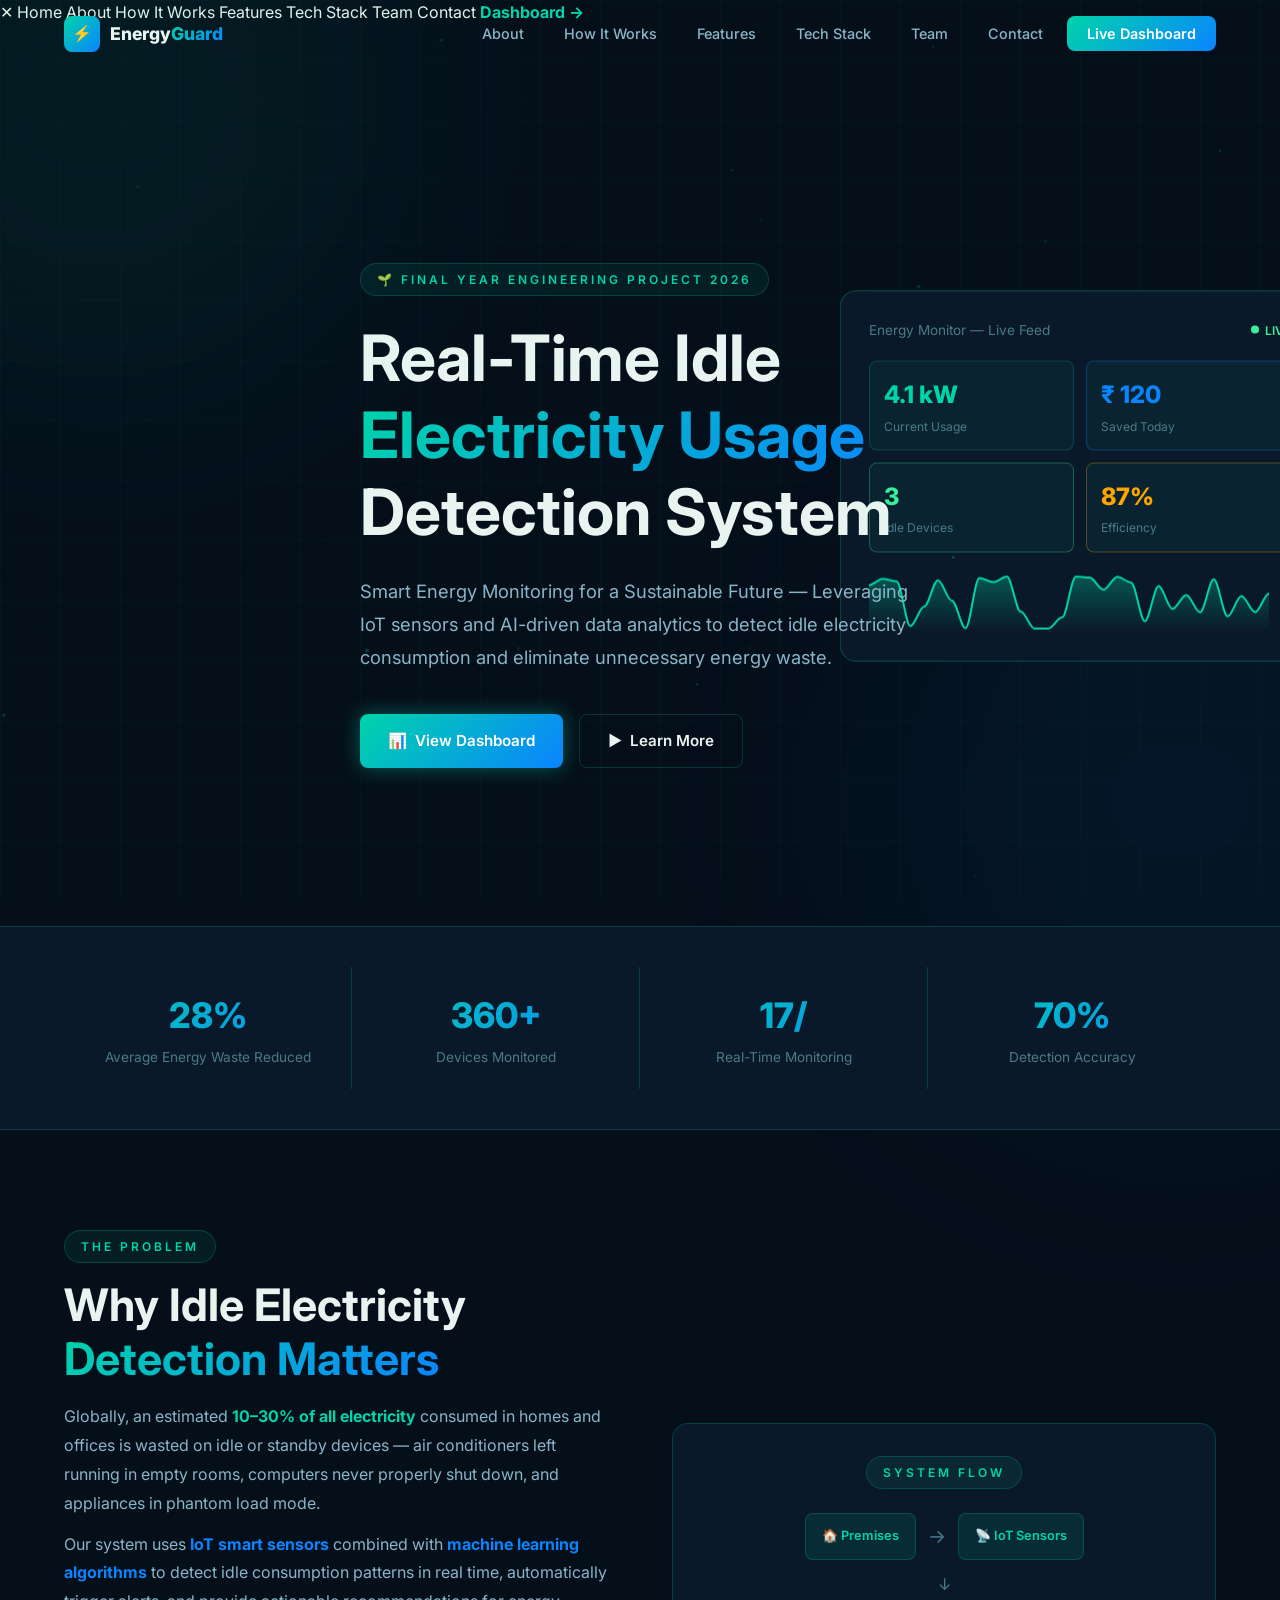
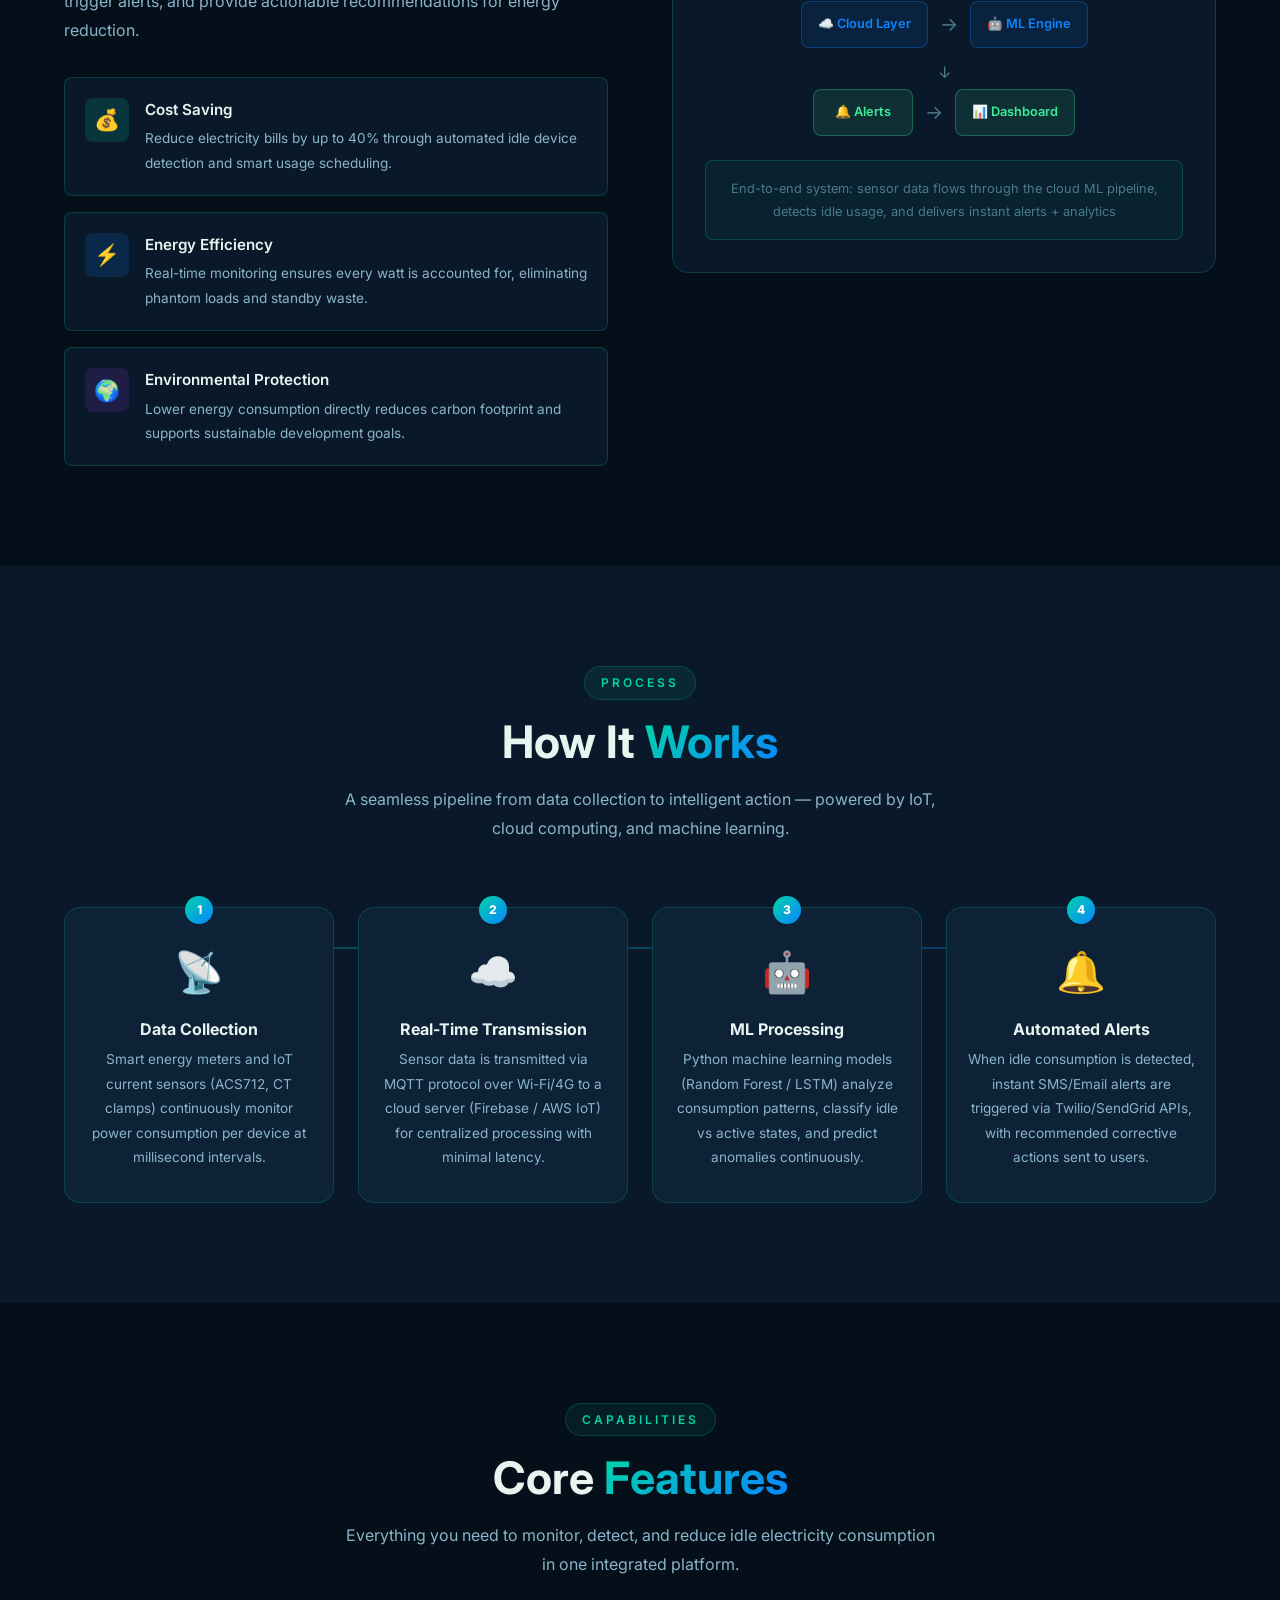
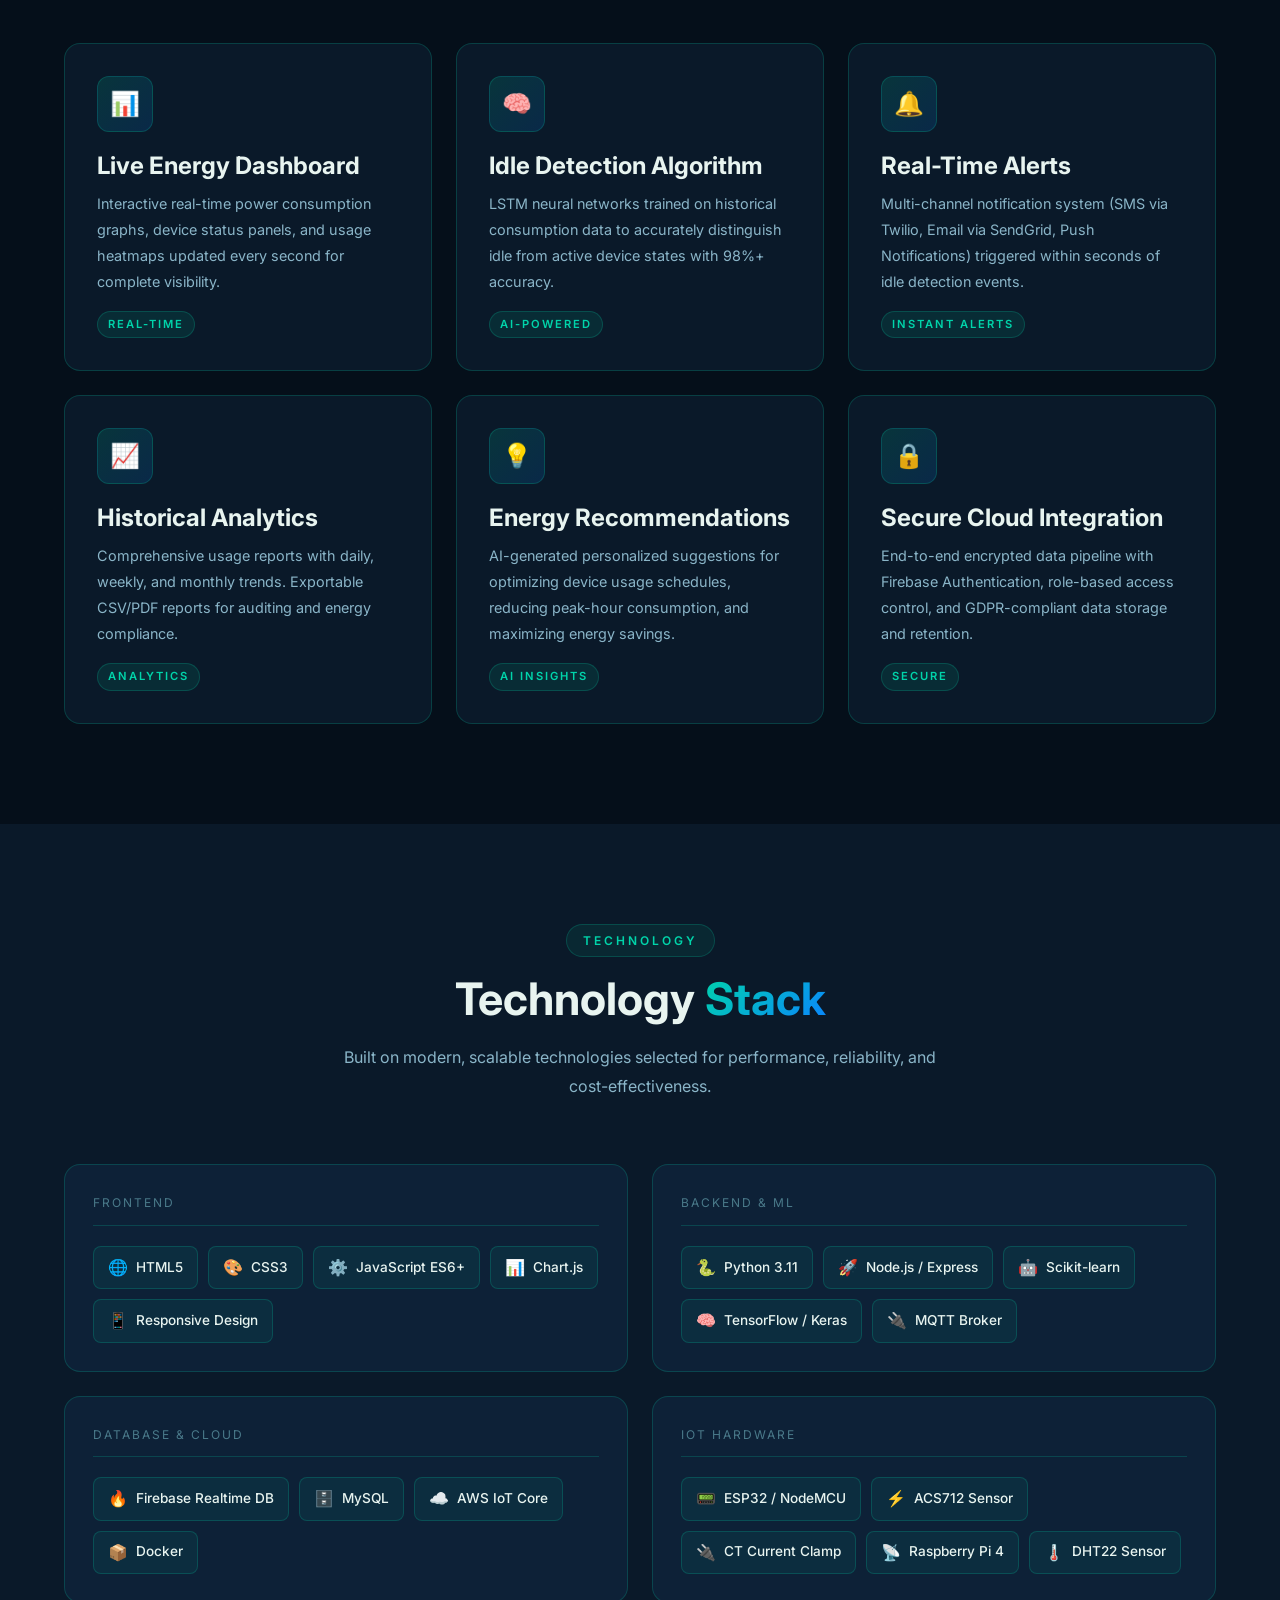
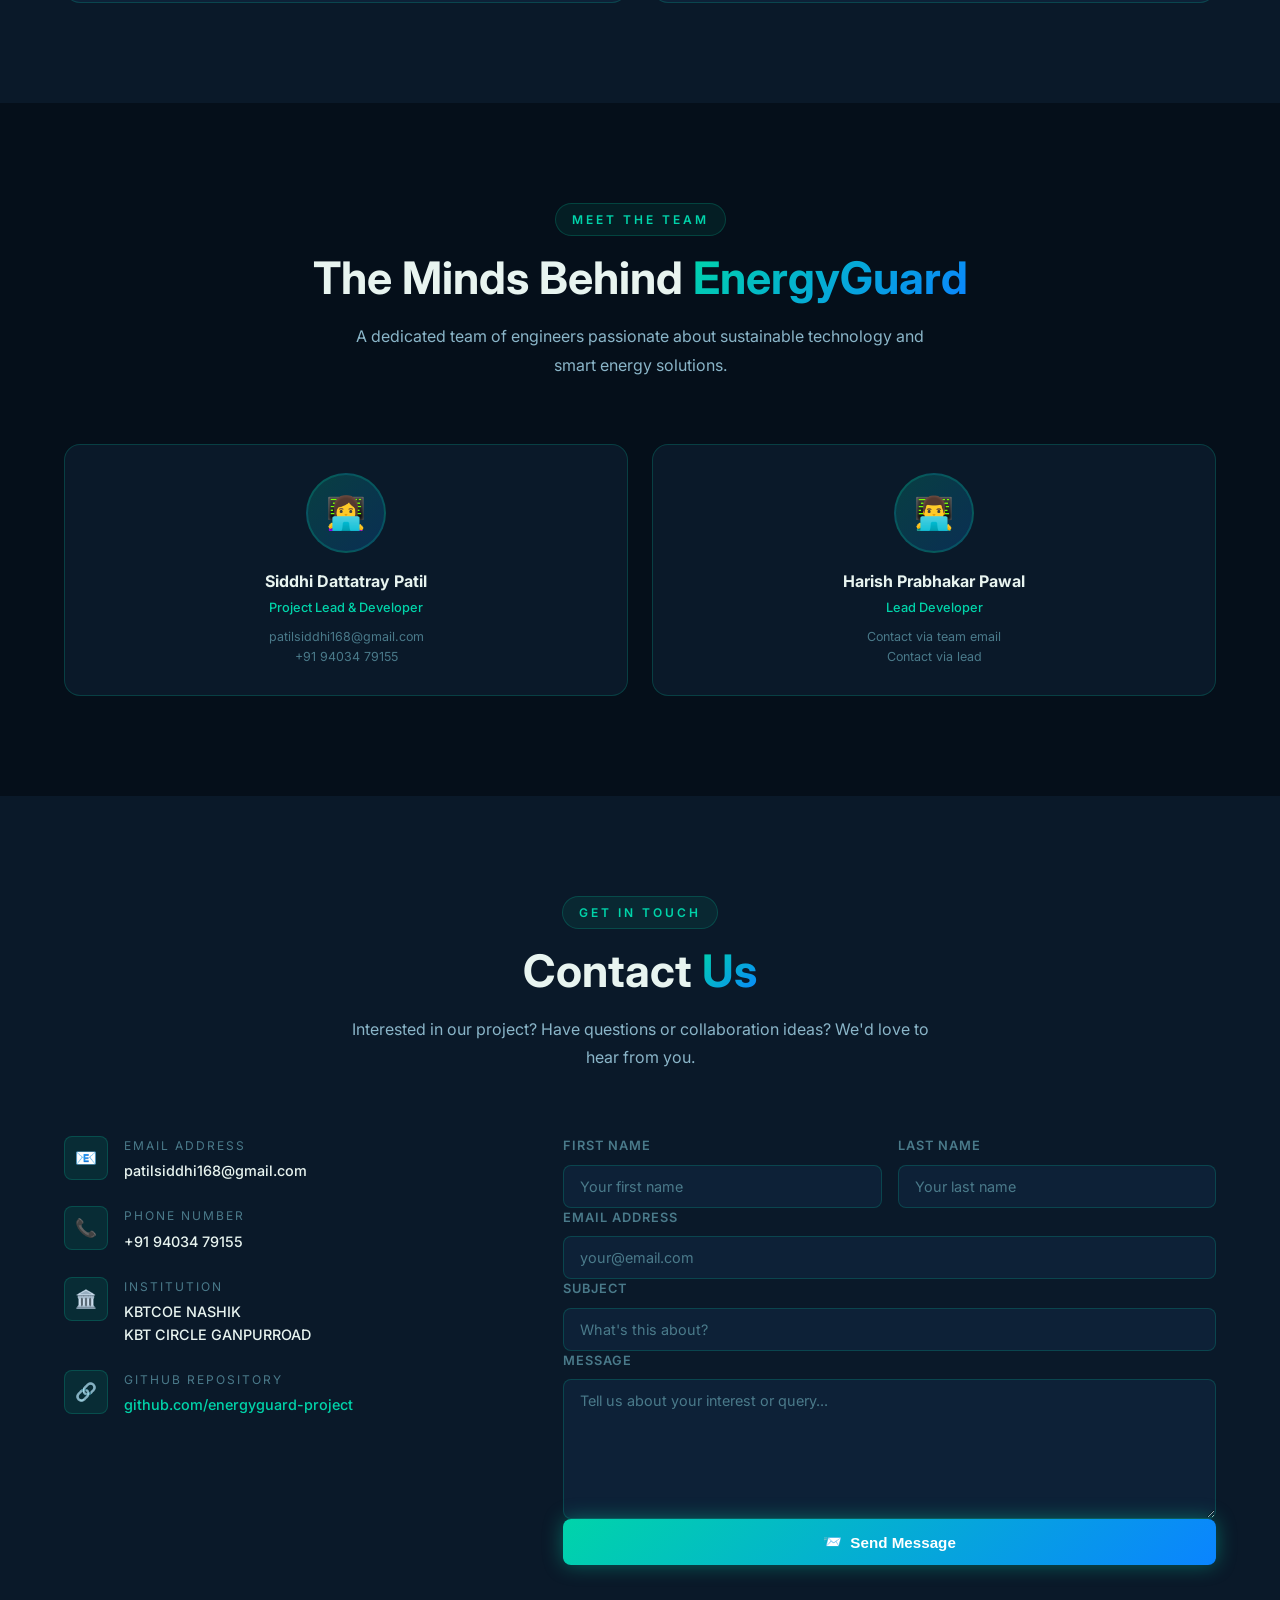
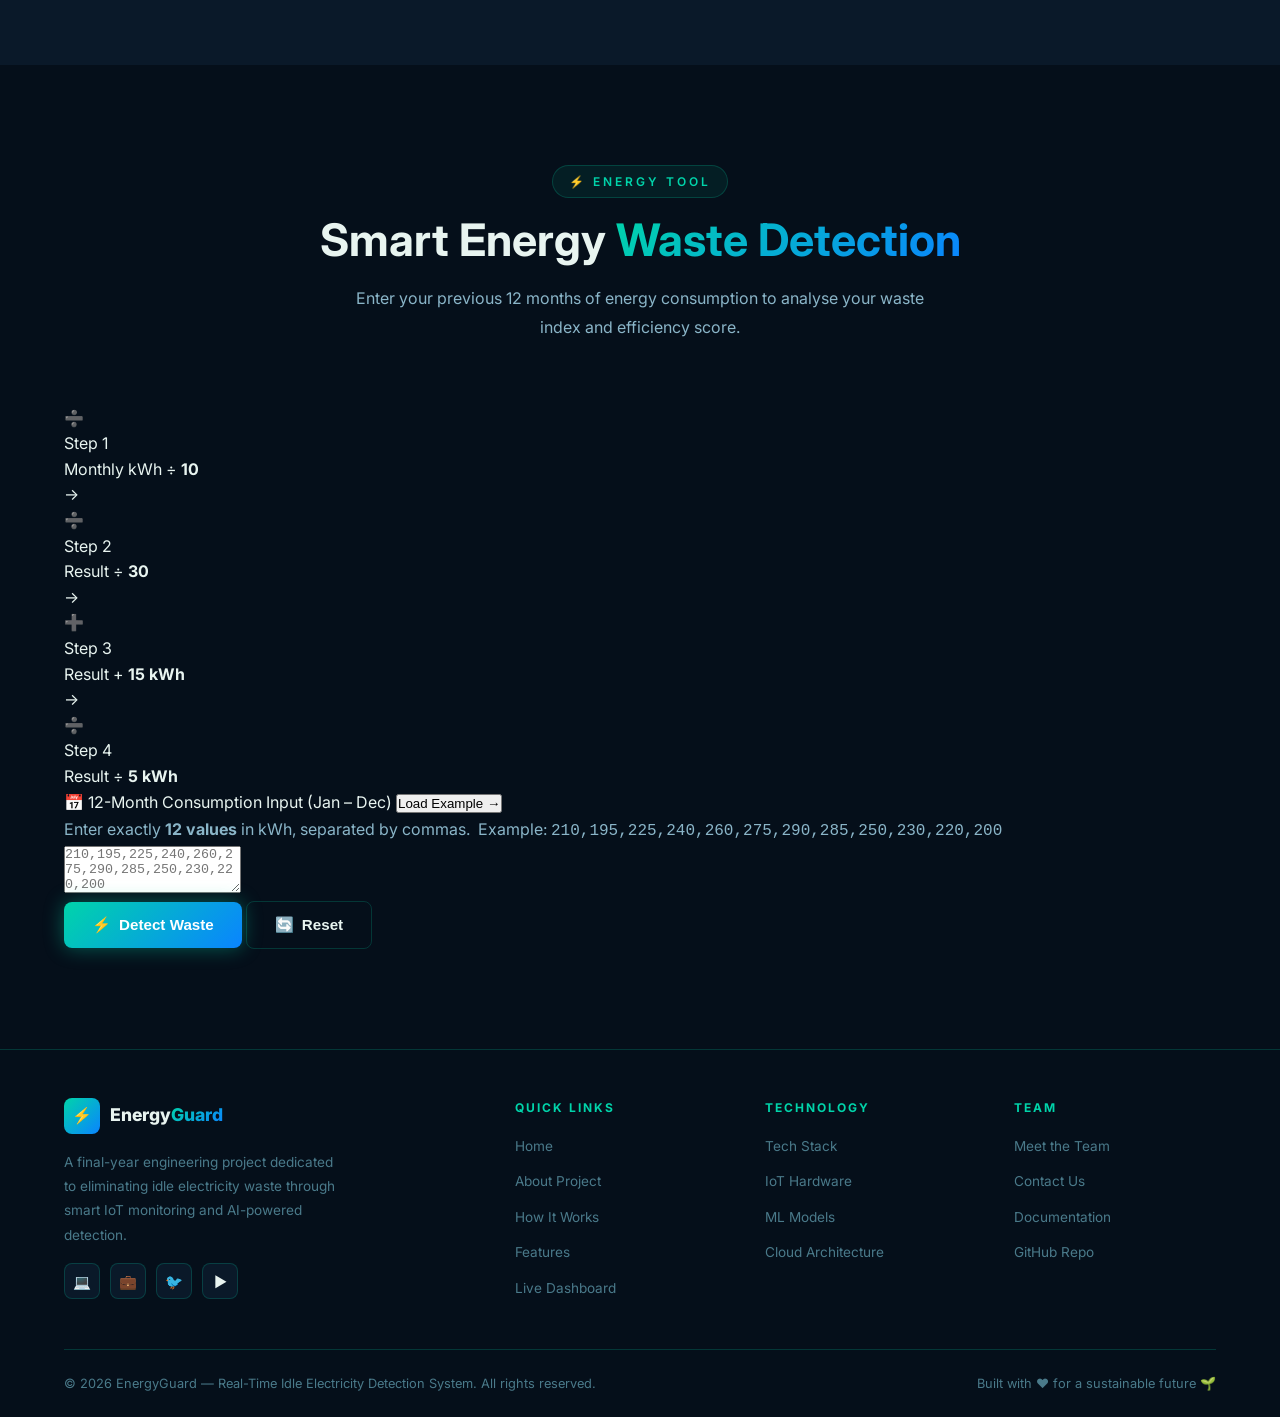
<file: index.html>
<!DOCTYPE html>
<html lang="en">

<head>
  <meta charset="UTF-8" />
  <meta name="viewport" content="width=device-width, initial-scale=1.0" />
  <meta name="description"
    content="Real-Time Idle Electricity Usage Detection System — Smart energy monitoring using IoT and machine learning for a sustainable future." />
  <title>EnergyGuard — Real-Time Idle Electricity Detection</title>
  <link rel="preconnect" href="https://fonts.googleapis.com" />
  <link rel="preconnect" href="https://fonts.gstatic.com" crossorigin />
  <link href="https://fonts.googleapis.com/css2?family=Inter:wght@400;500;600;700;800;900&display=swap"
    rel="stylesheet" />
  <link rel="stylesheet" href="styles.css" />
  <link rel="stylesheet" href="dashboard.css" />
</head>

<body>

  <!-- Background Effects -->
  <div class="bg-grid"></div>
  <div class="bg-glow bg-glow-1"></div>
  <div class="bg-glow bg-glow-2"></div>

  <!-- Mobile Menu -->
  <div class="mobile-menu" id="mobileMenu">
    <span class="mobile-close" id="mobileClose">✕</span>
    <a href="#hero" onclick="closeMobileMenu()">Home</a>
    <a href="#about" onclick="closeMobileMenu()">About</a>
    <a href="#how-it-works" onclick="closeMobileMenu()">How It Works</a>
    <a href="#features" onclick="closeMobileMenu()">Features</a>
    <a href="#tech-stack" onclick="closeMobileMenu()">Tech Stack</a>
    <a href="#team" onclick="closeMobileMenu()">Team</a>
    <a href="#contact" onclick="closeMobileMenu()">Contact</a>
    <a href="dashboard.html" style="color: var(--primary); font-weight: 700;">Dashboard →</a>
  </div>

  <!-- ===== NAVBAR ===== -->
  <nav class="navbar" id="navbar">
    <div class="container nav-inner">
      <a href="#hero" class="nav-logo">
        <div class="logo-icon">⚡</div>
        <span>Energy<span class="gradient-text">Guard</span></span>
      </a>
      <ul class="nav-links">
        <li><a href="#about">About</a></li>
        <li><a href="#how-it-works">How It Works</a></li>
        <li><a href="#features">Features</a></li>
        <li><a href="#tech-stack">Tech Stack</a></li>
        <li><a href="#team">Team</a></li>
        <li><a href="#contact">Contact</a></li>
        <li><a href="dashboard.html" class="nav-cta">Live Dashboard</a></li>
      </ul>
      <div class="hamburger" id="hamburger" onclick="toggleMobileMenu()">
        <span></span><span></span><span></span>
      </div>
    </div>
  </nav>

  <!-- ===== HERO SECTION ===== -->
  <section id="hero">
    <div class="container">
      <div class="hero-content">
        <div class="tag hero-tag">🌱 Final Year Engineering Project 2026</div>
        <h1 class="hero-title">
          <span>Real-Time Idle</span>
          <span class="gradient-text">Electricity Usage</span>
          <span>Detection System</span>
        </h1>
        <p class="hero-subtitle">
          Smart Energy Monitoring for a Sustainable Future — Leveraging IoT sensors and AI-driven data analytics to
          detect idle electricity consumption and eliminate unnecessary energy waste.
        </p>
        <div class="hero-buttons">
          <a href="dashboard.html" class="btn btn-primary">
            <span>📊</span> View Dashboard
          </a>
          <a href="#about" class="btn btn-outline">
            <span>▶</span> Learn More
          </a>
        </div>
      </div>

      <!-- Floating Card Visual -->
      <div class="hero-visual">
        <div class="hero-card">
          <div class="hero-card-header">
            <span class="hero-card-title">Energy Monitor — Live Feed</span>
            <span class="live-badge"><span class="live-dot"></span>LIVE</span>
          </div>
          <div class="hero-stat-grid">
            <div class="hero-stat">
              <div class="hero-stat-value" id="heroWatt">4.2 kW</div>
              <div class="hero-stat-label">Current Usage</div>
            </div>
            <div class="hero-stat" style="border-color: rgba(10,132,255,0.3);">
              <div class="hero-stat-value" style="color: var(--secondary);" id="heroSaved">₹ 120</div>
              <div class="hero-stat-label">Saved Today</div>
            </div>
            <div class="hero-stat" style="border-color: rgba(57,239,154,0.3);">
              <div class="hero-stat-value" style="color: var(--accent);" id="heroIdle">3</div>
              <div class="hero-stat-label">Idle Devices</div>
            </div>
            <div class="hero-stat" style="border-color: rgba(255,165,0,0.3);">
              <div class="hero-stat-value" style="color: #ffa500;" id="heroEff">87%</div>
              <div class="hero-stat-label">Efficiency</div>
            </div>
          </div>
          <div class="mini-chart">
            <canvas id="heroMiniChart" width="400" height="60"></canvas>
          </div>
        </div>
      </div>
    </div>
  </section>

  <!-- ===== STATS BAR ===== -->
  <div class="stats-bar">
    <div class="container">
      <div class="stats-grid">
        <div class="stat-item reveal">
          <div class="stat-number gradient-text" data-count="40">0%</div>
          <div class="stat-label">Average Energy Waste Reduced</div>
        </div>
        <div class="stat-item reveal reveal-delay-1">
          <div class="stat-number gradient-text" data-count="500">0+</div>
          <div class="stat-label">Devices Monitored</div>
        </div>
        <div class="stat-item reveal reveal-delay-2">
          <div class="stat-number gradient-text" data-count="24">0/7</div>
          <div class="stat-label">Real-Time Monitoring</div>
        </div>
        <div class="stat-item reveal reveal-delay-3">
          <div class="stat-number gradient-text" data-count="98">0%</div>
          <div class="stat-label">Detection Accuracy</div>
        </div>
      </div>
    </div>
  </div>

  <!-- ===== ABOUT SECTION ===== -->
  <section id="about" class="section">
    <div class="container">
      <div class="about-grid">
        <div class="about-text">
          <div class="tag">The Problem</div>
          <h2 class="reveal">Why Idle Electricity <span class="gradient-text">Detection Matters</span></h2>
          <p class="reveal reveal-delay-1" style="margin-top: 16px;">
            Globally, an estimated <strong style="color:var(--primary)">10–30% of all electricity</strong> consumed in
            homes and offices is wasted on idle or standby devices — air conditioners left running in empty rooms,
            computers never properly shut down, and appliances in phantom load mode.
          </p>
          <p class="reveal reveal-delay-2" style="margin-top: 12px;">
            Our system uses <strong style="color:var(--secondary)">IoT smart sensors</strong> combined with <strong
              style="color:var(--secondary)">machine learning algorithms</strong> to detect idle consumption patterns in
            real time, automatically trigger alerts, and provide actionable recommendations for energy reduction.
          </p>
          <div class="about-benefits">
            <div class="benefit-item reveal reveal-delay-1">
              <div class="benefit-icon green">💰</div>
              <div>
                <div class="benefit-title">Cost Saving</div>
                <p style="font-size:0.85rem">Reduce electricity bills by up to 40% through automated idle device
                  detection and smart usage scheduling.</p>
              </div>
            </div>
            <div class="benefit-item reveal reveal-delay-2">
              <div class="benefit-icon blue">⚡</div>
              <div>
                <div class="benefit-title">Energy Efficiency</div>
                <p style="font-size:0.85rem">Real-time monitoring ensures every watt is accounted for, eliminating
                  phantom loads and standby waste.</p>
              </div>
            </div>
            <div class="benefit-item reveal reveal-delay-3">
              <div class="benefit-icon purple">🌍</div>
              <div>
                <div class="benefit-title">Environmental Protection</div>
                <p style="font-size:0.85rem">Lower energy consumption directly reduces carbon footprint and supports
                  sustainable development goals.</p>
              </div>
            </div>
          </div>
        </div>
        <div class="about-image-wrap reveal">
          <div class="about-diagram">
            <div style="text-align:center; margin-bottom:24px;">
              <div class="tag" style="margin:0 auto;">System Flow</div>
            </div>
            <div class="flow-row">
              <div class="flow-node">🏠 Premises</div>
              <div class="flow-arrow">→</div>
              <div class="flow-node">📡 IoT Sensors</div>
            </div>
            <div style="text-align:center; color:var(--text-muted); margin: 4px 0;">↓</div>
            <div class="flow-row">
              <div class="flow-node"
                style="background:rgba(10,132,255,0.1); border-color:rgba(10,132,255,0.3); color:var(--secondary);">☁️
                Cloud Layer</div>
              <div class="flow-arrow">→</div>
              <div class="flow-node"
                style="background:rgba(10,132,255,0.1); border-color:rgba(10,132,255,0.3); color:var(--secondary);">🤖
                ML Engine</div>
            </div>
            <div style="text-align:center; color:var(--text-muted); margin: 4px 0;">↓</div>
            <div class="flow-row">
              <div class="flow-node"
                style="background:rgba(57,239,154,0.1); border-color:rgba(57,239,154,0.3); color:var(--accent);">🔔
                Alerts</div>
              <div class="flow-arrow">→</div>
              <div class="flow-node"
                style="background:rgba(57,239,154,0.1); border-color:rgba(57,239,154,0.3); color:var(--accent);">📊
                Dashboard</div>
            </div>
            <div
              style="margin-top: 24px; padding: 16px; background: rgba(0,212,170,0.05); border-radius:var(--radius-sm); border:1px solid var(--border-color);">
              <p style="font-size:0.8rem; text-align:center; color:var(--text-muted);">End-to-end system: sensor data
                flows through the cloud ML pipeline, detects idle usage, and delivers instant alerts + analytics</p>
            </div>
          </div>
        </div>
      </div>
    </div>
  </section>

  <!-- ===== HOW IT WORKS ===== -->
  <section id="how-it-works" class="section">
    <div class="container">
      <div class="section-header text-center">
        <div class="tag">Process</div>
        <h2>How It <span class="gradient-text">Works</span></h2>
        <p>A seamless pipeline from data collection to intelligent action — powered by IoT, cloud computing, and machine
          learning.</p>
      </div>
      <div class="steps-grid">
        <div class="step-card reveal">
          <div class="step-number">1</div>
          <span class="step-icon">📡</span>
          <h3>Data Collection</h3>
          <p>Smart energy meters and IoT current sensors (ACS712, CT clamps) continuously monitor power consumption per
            device at millisecond intervals.</p>
        </div>
        <div class="step-card reveal reveal-delay-1">
          <div class="step-number">2</div>
          <span class="step-icon">☁️</span>
          <h3>Real-Time Transmission</h3>
          <p>Sensor data is transmitted via MQTT protocol over Wi-Fi/4G to a cloud server (Firebase / AWS IoT) for
            centralized processing with minimal latency.</p>
        </div>
        <div class="step-card reveal reveal-delay-2">
          <div class="step-number">3</div>
          <span class="step-icon">🤖</span>
          <h3>ML Processing</h3>
          <p>Python machine learning models (Random Forest / LSTM) analyze consumption patterns, classify idle vs active
            states, and predict anomalies continuously.</p>
        </div>
        <div class="step-card reveal reveal-delay-3">
          <div class="step-number">4</div>
          <span class="step-icon">🔔</span>
          <h3>Automated Alerts</h3>
          <p>When idle consumption is detected, instant SMS/Email alerts are triggered via Twilio/SendGrid APIs, with
            recommended corrective actions sent to users.</p>
        </div>
      </div>
    </div>
  </section>

  <!-- ===== FEATURES ===== -->
  <section id="features" class="section">
    <div class="container">
      <div class="section-header text-center">
        <div class="tag">Capabilities</div>
        <h2>Core <span class="gradient-text">Features</span></h2>
        <p>Everything you need to monitor, detect, and reduce idle electricity consumption in one integrated platform.
        </p>
      </div>
      <div class="features-grid">
        <div class="feature-card reveal">
          <div class="feature-icon">📊</div>
          <h3>Live Energy Dashboard</h3>
          <p>Interactive real-time power consumption graphs, device status panels, and usage heatmaps updated every
            second for complete visibility.</p>
          <span class="feature-badge">Real-Time</span>
        </div>
        <div class="feature-card reveal reveal-delay-1">
          <div class="feature-icon">🧠</div>
          <h3>Idle Detection Algorithm</h3>
          <p>LSTM neural networks trained on historical consumption data to accurately distinguish idle from active
            device states with 98%+ accuracy.</p>
          <span class="feature-badge">AI-Powered</span>
        </div>
        <div class="feature-card reveal reveal-delay-2">
          <div class="feature-icon">🔔</div>
          <h3>Real-Time Alerts</h3>
          <p>Multi-channel notification system (SMS via Twilio, Email via SendGrid, Push Notifications) triggered within
            seconds of idle detection events.</p>
          <span class="feature-badge">Instant Alerts</span>
        </div>
        <div class="feature-card reveal">
          <div class="feature-icon">📈</div>
          <h3>Historical Analytics</h3>
          <p>Comprehensive usage reports with daily, weekly, and monthly trends. Exportable CSV/PDF reports for auditing
            and energy compliance.</p>
          <span class="feature-badge">Analytics</span>
        </div>
        <div class="feature-card reveal reveal-delay-1">
          <div class="feature-icon">💡</div>
          <h3>Energy Recommendations</h3>
          <p>AI-generated personalized suggestions for optimizing device usage schedules, reducing peak-hour
            consumption, and maximizing energy savings.</p>
          <span class="feature-badge">AI Insights</span>
        </div>
        <div class="feature-card reveal reveal-delay-2">
          <div class="feature-icon">🔒</div>
          <h3>Secure Cloud Integration</h3>
          <p>End-to-end encrypted data pipeline with Firebase Authentication, role-based access control, and
            GDPR-compliant data storage and retention.</p>
          <span class="feature-badge">Secure</span>
        </div>
      </div>
    </div>
  </section>

  <!-- ===== TECH STACK ===== -->
  <section id="tech-stack" class="section">
    <div class="container">
      <div class="section-header text-center">
        <div class="tag">Technology</div>
        <h2>Technology <span class="gradient-text">Stack</span></h2>
        <p>Built on modern, scalable technologies selected for performance, reliability, and cost-effectiveness.</p>
      </div>
      <div class="tech-grid">
        <div class="tech-category reveal">
          <div class="tech-category-title">Frontend</div>
          <div class="tech-items">
            <div class="tech-item"><span class="tech-icon">🌐</span> HTML5</div>
            <div class="tech-item"><span class="tech-icon">🎨</span> CSS3</div>
            <div class="tech-item"><span class="tech-icon">⚙️</span> JavaScript ES6+</div>
            <div class="tech-item"><span class="tech-icon">📊</span> Chart.js</div>
            <div class="tech-item"><span class="tech-icon">📱</span> Responsive Design</div>
          </div>
        </div>
        <div class="tech-category reveal reveal-delay-1">
          <div class="tech-category-title">Backend & ML</div>
          <div class="tech-items">
            <div class="tech-item"><span class="tech-icon">🐍</span> Python 3.11</div>
            <div class="tech-item"><span class="tech-icon">🚀</span> Node.js / Express</div>
            <div class="tech-item"><span class="tech-icon">🤖</span> Scikit-learn</div>
            <div class="tech-item"><span class="tech-icon">🧠</span> TensorFlow / Keras</div>
            <div class="tech-item"><span class="tech-icon">🔌</span> MQTT Broker</div>
          </div>
        </div>
        <div class="tech-category reveal">
          <div class="tech-category-title">Database & Cloud</div>
          <div class="tech-items">
            <div class="tech-item"><span class="tech-icon">🔥</span> Firebase Realtime DB</div>
            <div class="tech-item"><span class="tech-icon">🗄️</span> MySQL</div>
            <div class="tech-item"><span class="tech-icon">☁️</span> AWS IoT Core</div>
            <div class="tech-item"><span class="tech-icon">📦</span> Docker</div>
          </div>
        </div>
        <div class="tech-category reveal reveal-delay-1">
          <div class="tech-category-title">IoT Hardware</div>
          <div class="tech-items">
            <div class="tech-item"><span class="tech-icon">📟</span> ESP32 / NodeMCU</div>
            <div class="tech-item"><span class="tech-icon">⚡</span> ACS712 Sensor</div>
            <div class="tech-item"><span class="tech-icon">🔌</span> CT Current Clamp</div>
            <div class="tech-item"><span class="tech-icon">📡</span> Raspberry Pi 4</div>
            <div class="tech-item"><span class="tech-icon">🌡️</span> DHT22 Sensor</div>
          </div>
        </div>
      </div>
    </div>
  </section>

  <!-- ===== TEAM SECTION ===== -->
  <section id="team" class="section">
    <div class="container">
      <div class="section-header text-center">
        <div class="tag">Meet the Team</div>
        <h2>The Minds Behind <span class="gradient-text">EnergyGuard</span></h2>
        <p>A dedicated team of engineers passionate about sustainable technology and smart energy solutions.</p>
      </div>
      <div class="team-grid" style="grid-template-columns: repeat(auto-fit, minmax(280px, 1fr));">
        <div class="team-card reveal">
          <div class="team-avatar">👩‍💻</div>
          <div class="team-name">Siddhi Dattatray Patil</div>
          <div class="team-role">Project Lead & Developer</div>
          <div class="team-contact">
            <a href="mailto:patilsiddhi168@gmail.com">patilsiddhi168@gmail.com</a><br />
            <a href="tel:+919403479155">+91 94034 79155</a>
          </div>
        </div>
        <div class="team-card reveal reveal-delay-1">
          <div class="team-avatar">👨‍💻</div>
          <div class="team-name">Harish Prabhakar Pawal</div>
          <div class="team-role">Lead Developer</div>
          <div class="team-contact">
            <a href="mailto:team@energyguard.com">Contact via team email</a><br />
            <a href="tel:+919403479155">Contact via lead</a>
          </div>
        </div>
      </div>
    </div>
  </section>

  <!-- ===== CONTACT SECTION ===== -->
  <section id="contact" class="section">
    <div class="container">
      <div class="section-header text-center">
        <div class="tag">Get in Touch</div>
        <h2>Contact <span class="gradient-text">Us</span></h2>
        <p>Interested in our project? Have questions or collaboration ideas? We'd love to hear from you.</p>
      </div>
      <div class="contact-grid">
        <div class="contact-info">
          <div class="contact-info-item reveal">
            <div class="contact-info-icon">📧</div>
            <div>
              <div class="contact-info-label">Email Address</div>
              <div class="contact-info-value">patilsiddhi168@gmail.com</div>
            </div>
          </div>
          <div class="contact-info-item reveal reveal-delay-1">
            <div class="contact-info-icon">📞</div>
            <div>
              <div class="contact-info-label">Phone Number</div>
              <div class="contact-info-value">+91 94034 79155</div>
            </div>
          </div>
          <div class="contact-info-item reveal reveal-delay-2">
            <div class="contact-info-icon">🏛️</div>
            <div>
              <div class="contact-info-label">Institution</div>
              <div class="contact-info-value">KBTCOE NASHIK<br />KBT CIRCLE GANPURROAD</div>
            </div>
          </div>
          <div class="contact-info-item reveal reveal-delay-3">
            <div class="contact-info-icon">🔗</div>
            <div>
              <div class="contact-info-label">GitHub Repository</div>
              <div class="contact-info-value"><a href="#"
                  style="color:var(--primary)">github.com/energyguard-project</a></div>
            </div>
          </div>
        </div>
        <div class="contact-form reveal">
          <form id="contactForm" onsubmit="handleFormSubmit(event)">
            <div class="form-row">
              <div class="form-group">
                <label class="form-label" for="firstName">First Name</label>
                <input type="text" id="firstName" class="form-input" placeholder="Your first name" required />
              </div>
              <div class="form-group">
                <label class="form-label" for="lastName">Last Name</label>
                <input type="text" id="lastName" class="form-input" placeholder="Your last name" required />
              </div>
            </div>
            <div class="form-group">
              <label class="form-label" for="email">Email Address</label>
              <input type="email" id="email" class="form-input" placeholder="your@email.com" required />
            </div>
            <div class="form-group">
              <label class="form-label" for="subject">Subject</label>
              <input type="text" id="subject" class="form-input" placeholder="What's this about?" />
            </div>
            <div class="form-group">
              <label class="form-label" for="message">Message</label>
              <textarea id="message" class="form-textarea" placeholder="Tell us about your interest or query..."
                required></textarea>
            </div>
            <button type="submit" class="btn btn-primary" style="width:100%; justify-content:center;">
              <span>📨</span> Send Message
            </button>
          </form>
        </div>
      </div>
    </div>
  </section>


  <!-- ===== SMART ENERGY WASTE DETECTION CALCULATOR ===== -->
  <section id="waste-calculator" class="section">
    <div class="container">
      <div class="section-header text-center">
        <div class="tag">⚡ Energy Tool</div>
        <h2>Smart Energy <span class="gradient-text">Waste Detection</span></h2>
        <p>Enter your previous 12 months of energy consumption to analyse your waste index and efficiency score.</p>
      </div>

      <div class="calc-wrapper reveal">

        <!-- ─── FORMULA STEPS ─── -->
        <div class="calc-formula-bar">
          <div class="formula-step">
            <div class="formula-step-icon">➗</div>
            <div class="formula-step-text">
              <div class="formula-step-label">Step 1</div>
              <div class="formula-step-desc">Monthly kWh ÷ <strong>10</strong></div>
            </div>
          </div>
          <div class="formula-arrow">→</div>
          <div class="formula-step">
            <div class="formula-step-icon">➗</div>
            <div class="formula-step-text">
              <div class="formula-step-label">Step 2</div>
              <div class="formula-step-desc">Result ÷ <strong>30</strong></div>
            </div>
          </div>
          <div class="formula-arrow">→</div>
          <div class="formula-step">
            <div class="formula-step-icon">➕</div>
            <div class="formula-step-text">
              <div class="formula-step-label">Step 3</div>
              <div class="formula-step-desc">Result + <strong>15 kWh</strong></div>
            </div>
          </div>
          <div class="formula-arrow">→</div>
          <div class="formula-step">
            <div class="formula-step-icon">➗</div>
            <div class="formula-step-text">
              <div class="formula-step-label">Step 4</div>
              <div class="formula-step-desc">Result ÷ <strong>5 kWh</strong></div>
            </div>
          </div>
        </div>

        <!-- ─── INPUT PANEL ─── -->
        <div class="calc-input-panel">
          <div class="calc-input-header">
            <span class="calc-input-title">📅 12-Month Consumption Input (Jan – Dec)</span>
            <button class="calc-example-btn" id="calcExampleBtn" onclick="fillExampleData()">Load Example →</button>
          </div>
          <p class="calc-instructions">
            Enter exactly <strong>12 values</strong> in kWh, separated by commas.
            &nbsp;Example: <code>210,195,225,240,260,275,290,285,250,230,220,200</code>
          </p>
          <div class="calc-input-row">
            <textarea id="energyInput" class="calc-textarea"
              placeholder="210,195,225,240,260,275,290,285,250,230,220,200" rows="3" spellcheck="false"></textarea>
          </div>
          <div class="calc-btn-row">
            <button class="btn btn-primary" id="calcRunBtn" onclick="runWasteCalculator()">
              <span>⚡</span> Detect Waste
            </button>
            <button class="btn btn-outline" onclick="resetCalculator()">
              <span>🔄</span> Reset
            </button>
          </div>
          <div class="calc-error" id="calcError"></div>
        </div>

        <!-- ─── RESULTS PANEL ─── -->
        <div class="calc-results" id="calcResults" style="display:none;">
          <div class="calc-results-header">
            <span>📊 Waste Analysis Results</span>
            <span class="live-badge"><span class="live-dot"></span>Calculated</span>
          </div>

          <!-- Monthly breakdown table -->
          <div class="calc-table-wrap">
            <table class="calc-table" id="calcTable">
              <thead>
                <tr>
                  <th>Month</th>
                  <th>Input (kWh)</th>
                  <th>÷10</th>
                  <th>÷30</th>
                  <th>+15</th>
                  <th>Waste Index (÷5)</th>
                  <th>Status</th>
                </tr>
              </thead>
              <tbody id="calcTableBody"></tbody>
            </table>
          </div>

          <!-- Summary cards -->
          <div class="calc-summary-grid" id="calcSummaryGrid"></div>

          <!-- Bar chart -->
          <div class="calc-chart-wrap">
            <div class="calc-chart-title">📈 Monthly Waste Index Trend</div>
            <canvas id="wasteBarChart" height="80"></canvas>
          </div>
        </div>

      </div>
    </div>
  </section>

  <!-- ===== FOOTER ===== -->
  <footer class="footer">
    <div class="container">
      <div class="footer-grid">
        <div class="footer-brand">
          <a href="#hero" class="nav-logo" style="text-decoration:none;">
            <div class="logo-icon">⚡</div>
            <span>Energy<span class="gradient-text">Guard</span></span>
          </a>
          <p>A final-year engineering project dedicated to eliminating idle electricity waste through smart IoT
            monitoring and AI-powered detection.</p>
          <div class="social-links">
            <a href="#" class="social-link" title="GitHub">💻</a>
            <a href="#" class="social-link" title="LinkedIn">💼</a>
            <a href="#" class="social-link" title="Twitter">🐦</a>
            <a href="#" class="social-link" title="YouTube">▶️</a>
          </div>
        </div>
        <div>
          <div class="footer-col-title">Quick Links</div>
          <ul class="footer-links">
            <li><a href="#hero">Home</a></li>
            <li><a href="#about">About Project</a></li>
            <li><a href="#how-it-works">How It Works</a></li>
            <li><a href="#features">Features</a></li>
            <li><a href="dashboard.html">Live Dashboard</a></li>
          </ul>
        </div>
        <div>
          <div class="footer-col-title">Technology</div>
          <ul class="footer-links">
            <li><a href="#tech-stack">Tech Stack</a></li>
            <li><a href="#">IoT Hardware</a></li>
            <li><a href="#">ML Models</a></li>
            <li><a href="#">Cloud Architecture</a></li>
          </ul>
        </div>
        <div>
          <div class="footer-col-title">Team</div>
          <ul class="footer-links">
            <li><a href="#team">Meet the Team</a></li>
            <li><a href="#contact">Contact Us</a></li>
            <li><a href="#">Documentation</a></li>
            <li><a href="#">GitHub Repo</a></li>
          </ul>
        </div>
      </div>
      <div class="footer-bottom">
        <span>© 2026 EnergyGuard — Real-Time Idle Electricity Detection System. All rights reserved.</span>
        <span>Built with ❤️ for a sustainable future 🌱</span>
      </div>
    </div>
  </footer>

  <!-- Toast Notification -->
  <div class="toast" id="toast">
    <span class="toast-icon">✅</span>
    <div class="toast-text">
      <strong>Message Sent!</strong>
      We'll get back to you within 24 hours.
    </div>
  </div>

  <script src="main.js"></script>
</body>

</html>
</file>
<file: styles.css>
/* ===== ROOT VARIABLES ===== */
:root {
  --primary: #00d4aa;
  --primary-dark: #00a880;
  --secondary: #0a84ff;
  --secondary-dark: #0066cc;
  --accent: #39ef9a;
  --bg-dark: #050f1a;
  --bg-card: #0a1929;
  --bg-card2: #0d2137;
  --border-color: rgba(0, 212, 170, 0.2);
  --text-primary: #e8f4f0;
  --text-secondary: #8ab5c8;
  --text-muted: #4a7a8a;
  --white: #ffffff;
  --glow-green: 0 0 20px rgba(0, 212, 170, 0.4);
  --glow-blue: 0 0 20px rgba(10, 132, 255, 0.4);
  --font-main: 'Inter', 'Segoe UI', sans-serif;
  --font-mono: 'JetBrains Mono', 'Courier New', monospace;
  --transition: all 0.3s cubic-bezier(0.4, 0, 0.2, 1);
  --radius: 16px;
  --radius-sm: 8px;
}

/* ===== RESET & BASE ===== */
*, *::before, *::after { box-sizing: border-box; margin: 0; padding: 0; }

html { scroll-behavior: smooth; font-size: 16px; }

body {
  font-family: var(--font-main);
  background: var(--bg-dark);
  color: var(--text-primary);
  overflow-x: hidden;
  line-height: 1.6;
}

/* Custom Scrollbar */
::-webkit-scrollbar { width: 6px; }
::-webkit-scrollbar-track { background: var(--bg-dark); }
::-webkit-scrollbar-thumb { background: var(--primary-dark); border-radius: 3px; }
::-webkit-scrollbar-thumb:hover { background: var(--primary); }

/* ===== TYPOGRAPHY ===== */
h1, h2, h3, h4, h5 { font-weight: 700; line-height: 1.2; }
h1 { font-size: clamp(2.2rem, 5vw, 4rem); }
h2 { font-size: clamp(1.8rem, 3.5vw, 2.8rem); }
h3 { font-size: clamp(1.2rem, 2vw, 1.5rem); }
p { color: var(--text-secondary); line-height: 1.8; }
a { text-decoration: none; color: inherit; }

/* ===== UTILITY ===== */
.container { max-width: 1200px; margin: 0 auto; padding: 0 24px; }
.section { padding: 100px 0; }
.text-center { text-align: center; }
.gradient-text {
  background: linear-gradient(135deg, var(--primary), var(--secondary));
  -webkit-background-clip: text;
  -webkit-text-fill-color: transparent;
  background-clip: text;
}
.tag {
  display: inline-block;
  font-size: 0.75rem;
  font-weight: 600;
  text-transform: uppercase;
  letter-spacing: 3px;
  color: var(--primary);
  margin-bottom: 16px;
  padding: 6px 16px;
  border: 1px solid var(--border-color);
  border-radius: 100px;
  background: rgba(0, 212, 170, 0.08);
}
.section-header { margin-bottom: 64px; }
.section-header p { max-width: 600px; margin: 16px auto 0; }

/* ===== ANIMATED BACKGROUND ===== */
.bg-grid {
  position: fixed;
  inset: 0;
  background-image:
    linear-gradient(rgba(0, 212, 170, 0.03) 1px, transparent 1px),
    linear-gradient(90deg, rgba(0, 212, 170, 0.03) 1px, transparent 1px);
  background-size: 60px 60px;
  pointer-events: none;
  z-index: 0;
}
.bg-glow {
  position: fixed;
  width: 600px; height: 600px;
  border-radius: 50%;
  filter: blur(120px);
  pointer-events: none;
  z-index: 0;
}
.bg-glow-1 { background: rgba(0, 212, 170, 0.06); top: -200px; left: -200px; }
.bg-glow-2 { background: rgba(10, 132, 255, 0.06); bottom: -200px; right: -200px; }

/* ===== NAVBAR ===== */
.navbar {
  position: fixed;
  top: 0; left: 0; right: 0;
  z-index: 1000;
  padding: 16px 0;
  transition: var(--transition);
  border-bottom: 1px solid transparent;
}
.navbar.scrolled {
  background: rgba(5, 15, 26, 0.95);
  backdrop-filter: blur(20px);
  border-bottom-color: var(--border-color);
  padding: 12px 0;
}
.nav-inner {
  display: flex;
  align-items: center;
  justify-content: space-between;
}
.nav-logo {
  display: flex;
  align-items: center;
  gap: 10px;
  font-weight: 800;
  font-size: 1.1rem;
}
.nav-logo .logo-icon {
  width: 36px; height: 36px;
  background: linear-gradient(135deg, var(--primary), var(--secondary));
  border-radius: 8px;
  display: flex;
  align-items: center;
  justify-content: center;
  font-size: 1rem;
}
.nav-links {
  display: flex;
  align-items: center;
  gap: 8px;
  list-style: none;
}
.nav-links a {
  padding: 8px 16px;
  border-radius: var(--radius-sm);
  font-size: 0.9rem;
  font-weight: 500;
  color: var(--text-secondary);
  transition: var(--transition);
}
.nav-links a:hover { color: var(--primary); background: rgba(0, 212, 170, 0.08); }
.nav-links a.active { color: var(--primary); }
.nav-cta {
  padding: 9px 20px !important;
  background: linear-gradient(135deg, var(--primary), var(--secondary)) !important;
  color: var(--white) !important;
  border-radius: var(--radius-sm) !important;
  font-weight: 600 !important;
}
.nav-cta:hover { opacity: 0.9; transform: translateY(-1px); }
.hamburger {
  display: none;
  flex-direction: column;
  gap: 5px;
  cursor: pointer;
  padding: 4px;
}
.hamburger span {
  display: block;
  width: 24px; height: 2px;
  background: var(--text-primary);
  border-radius: 2px;
  transition: var(--transition);
}

/* ===== HERO ===== */
#hero {
  min-height: 100vh;
  display: flex;
  align-items: center;
  padding-top: 80px;
  position: relative;
  overflow: hidden;
}
.hero-content { position: relative; z-index: 2; max-width: 700px; }
.hero-tag { margin-bottom: 24px; }
.hero-title { margin-bottom: 24px; }
.hero-title span { display: block; }
.hero-subtitle {
  font-size: 1.15rem;
  color: var(--text-secondary);
  margin-bottom: 40px;
  max-width: 560px;
}
.hero-buttons { display: flex; gap: 16px; flex-wrap: wrap; }
.btn {
  display: inline-flex;
  align-items: center;
  gap: 8px;
  padding: 14px 28px;
  border-radius: var(--radius-sm);
  font-weight: 600;
  font-size: 0.95rem;
  cursor: pointer;
  transition: var(--transition);
  border: none;
  outline: none;
}
.btn-primary {
  background: linear-gradient(135deg, var(--primary), var(--secondary));
  color: var(--white);
  box-shadow: var(--glow-green);
}
.btn-primary:hover { transform: translateY(-2px); box-shadow: 0 0 30px rgba(0, 212, 170, 0.6); }
.btn-outline {
  background: transparent;
  color: var(--text-primary);
  border: 1px solid var(--border-color);
}
.btn-outline:hover { border-color: var(--primary); color: var(--primary); background: rgba(0, 212, 170, 0.06); }

/* Hero floating card */
.hero-visual {
  position: absolute;
  right: -40px;
  top: 50%;
  transform: translateY(-50%);
  width: 480px;
  pointer-events: none;
}
.hero-card {
  background: var(--bg-card);
  border: 1px solid var(--border-color);
  border-radius: var(--radius);
  padding: 28px;
  position: relative;
  animation: float 6s ease-in-out infinite;
}
.hero-card::before {
  content: '';
  position: absolute;
  inset: -1px;
  border-radius: var(--radius);
  background: linear-gradient(135deg, rgba(0,212,170,0.3), rgba(10,132,255,0.3));
  z-index: -1;
}
.hero-card-header {
  display: flex;
  align-items: center;
  justify-content: space-between;
  margin-bottom: 20px;
}
.hero-card-title { font-size: 0.85rem; color: var(--text-muted); }
.live-badge {
  display: flex;
  align-items: center;
  gap: 6px;
  font-size: 0.75rem;
  font-weight: 600;
  color: var(--accent);
}
.live-dot {
  width: 8px; height: 8px;
  background: var(--accent);
  border-radius: 50%;
  animation: pulse 1.5s ease-in-out infinite;
}
.hero-stat-grid { display: grid; grid-template-columns: 1fr 1fr; gap: 12px; margin-bottom: 20px; }
.hero-stat {
  background: rgba(0, 212, 170, 0.06);
  border: 1px solid var(--border-color);
  border-radius: var(--radius-sm);
  padding: 14px;
}
.hero-stat-value { font-size: 1.5rem; font-weight: 800; color: var(--primary); }
.hero-stat-label { font-size: 0.75rem; color: var(--text-muted); margin-top: 2px; }
.mini-chart { height: 60px; position: relative; overflow: hidden; }
.mini-chart svg { width: 100%; height: 100%; }
@keyframes float { 0%, 100% { transform: translateY(-50%) translateY(0); } 50% { transform: translateY(-50%) translateY(-12px); } }
@keyframes pulse { 0%, 100% { opacity: 1; transform: scale(1); } 50% { opacity: 0.5; transform: scale(0.8); } }

/* ===== STATS BAR ===== */
.stats-bar {
  padding: 40px 0;
  background: var(--bg-card);
  border-top: 1px solid var(--border-color);
  border-bottom: 1px solid var(--border-color);
  position: relative; z-index: 2;
}
.stats-grid {
  display: grid;
  grid-template-columns: repeat(4, 1fr);
  gap: 0;
}
.stat-item {
  text-align: center;
  padding: 20px;
  border-right: 1px solid var(--border-color);
}
.stat-item:last-child { border-right: none; }
.stat-number { font-size: 2.2rem; font-weight: 800; }
.stat-label { font-size: 0.85rem; color: var(--text-muted); margin-top: 4px; }

/* ===== ABOUT ===== */
#about { position: relative; z-index: 2; }
.about-grid { display: grid; grid-template-columns: 1fr 1fr; gap: 64px; align-items: center; }
.about-image-wrap { position: relative; }
.about-diagram {
  background: var(--bg-card);
  border: 1px solid var(--border-color);
  border-radius: var(--radius);
  padding: 32px;
}
.flow-row {
  display: flex;
  align-items: center;
  justify-content: center;
  gap: 12px;
  margin-bottom: 12px;
}
.flow-node {
  background: rgba(0, 212, 170, 0.1);
  border: 1px solid var(--border-color);
  border-radius: var(--radius-sm);
  padding: 12px 16px;
  font-size: 0.8rem;
  font-weight: 600;
  color: var(--primary);
  text-align: center;
  min-width: 100px;
}
.flow-arrow { color: var(--text-muted); font-size: 1.2rem; }
.about-benefits { margin-top: 32px; display: grid; gap: 16px; }
.benefit-item {
  display: flex;
  align-items: flex-start;
  gap: 16px;
  padding: 20px;
  background: var(--bg-card);
  border: 1px solid var(--border-color);
  border-radius: var(--radius-sm);
  transition: var(--transition);
}
.benefit-item:hover { border-color: var(--primary); transform: translateX(4px); }
.benefit-icon {
  width: 44px; height: 44px;
  border-radius: var(--radius-sm);
  display: flex;
  align-items: center;
  justify-content: center;
  font-size: 1.3rem;
  flex-shrink: 0;
}
.benefit-icon.green { background: rgba(0, 212, 170, 0.15); }
.benefit-icon.blue { background: rgba(10, 132, 255, 0.15); }
.benefit-icon.purple { background: rgba(147, 51, 234, 0.15); }
.benefit-title { font-size: 0.95rem; font-weight: 600; margin-bottom: 4px; }

/* ===== HOW IT WORKS ===== */
#how-it-works { position: relative; z-index: 2; background: var(--bg-card); }
.steps-grid { display: grid; grid-template-columns: repeat(4, 1fr); gap: 24px; position: relative; }
.steps-grid::before {
  content: '';
  position: absolute;
  top: 40px; left: 80px; right: 80px; height: 2px;
  background: linear-gradient(90deg, var(--primary), var(--secondary));
  opacity: 0.3;
}
.step-card {
  text-align: center;
  padding: 32px 20px;
  background: var(--bg-card2);
  border: 1px solid var(--border-color);
  border-radius: var(--radius);
  position: relative;
  transition: var(--transition);
}
.step-card:hover { transform: translateY(-8px); border-color: var(--primary); box-shadow: var(--glow-green); }
.step-number {
  position: absolute;
  top: -12px; left: 50%;
  transform: translateX(-50%);
  background: linear-gradient(135deg, var(--primary), var(--secondary));
  color: var(--white);
  width: 28px; height: 28px;
  border-radius: 50%;
  display: flex;
  align-items: center;
  justify-content: center;
  font-size: 0.75rem;
  font-weight: 800;
}
.step-icon {
  font-size: 2.5rem;
  margin-bottom: 16px;
  display: block;
}
.step-card h3 { font-size: 1rem; margin-bottom: 8px; }
.step-card p { font-size: 0.85rem; }

/* ===== FEATURES ===== */
#features { position: relative; z-index: 2; }
.features-grid { display: grid; grid-template-columns: repeat(3, 1fr); gap: 24px; }
.feature-card {
  background: var(--bg-card);
  border: 1px solid var(--border-color);
  border-radius: var(--radius);
  padding: 32px;
  transition: var(--transition);
  position: relative;
  overflow: hidden;
}
.feature-card::before {
  content: '';
  position: absolute;
  top: 0; left: 0; right: 0;
  height: 2px;
  background: linear-gradient(90deg, var(--primary), var(--secondary));
  opacity: 0;
  transition: var(--transition);
}
.feature-card:hover { transform: translateY(-6px); border-color: var(--primary); }
.feature-card:hover::before { opacity: 1; }
.feature-icon {
  width: 56px; height: 56px;
  background: linear-gradient(135deg, rgba(0,212,170,0.15), rgba(10,132,255,0.15));
  border: 1px solid var(--border-color);
  border-radius: 12px;
  display: flex;
  align-items: center;
  justify-content: center;
  font-size: 1.5rem;
  margin-bottom: 20px;
}
.feature-card h3 { margin-bottom: 10px; }
.feature-card p { font-size: 0.9rem; }
.feature-badge {
  display: inline-block;
  margin-top: 16px;
  font-size: 0.7rem;
  font-weight: 600;
  text-transform: uppercase;
  letter-spacing: 2px;
  color: var(--primary);
  background: rgba(0,212,170,0.1);
  border: 1px solid rgba(0,212,170,0.2);
  padding: 4px 10px;
  border-radius: 100px;
}

/* ===== TECH STACK ===== */
#tech-stack { position: relative; z-index: 2; background: var(--bg-card); }
.tech-grid { display: grid; grid-template-columns: repeat(2, 1fr); gap: 24px; }
.tech-category {
  background: var(--bg-card2);
  border: 1px solid var(--border-color);
  border-radius: var(--radius);
  padding: 28px;
}
.tech-category-title {
  font-size: 0.75rem;
  text-transform: uppercase;
  letter-spacing: 2px;
  color: var(--text-muted);
  margin-bottom: 20px;
  padding-bottom: 12px;
  border-bottom: 1px solid var(--border-color);
}
.tech-items { display: flex; flex-wrap: wrap; gap: 10px; }
.tech-item {
  display: flex;
  align-items: center;
  gap: 8px;
  padding: 8px 14px;
  background: rgba(0,212,170,0.07);
  border: 1px solid var(--border-color);
  border-radius: var(--radius-sm);
  font-size: 0.85rem;
  font-weight: 500;
  transition: var(--transition);
}
.tech-item:hover { border-color: var(--primary); color: var(--primary); }
.tech-item .tech-icon { font-size: 1rem; }

/* ===== TEAM ===== */
#team { position: relative; z-index: 2; }
.team-grid { display: grid; grid-template-columns: repeat(4, 1fr); gap: 24px; }
.team-card {
  background: var(--bg-card);
  border: 1px solid var(--border-color);
  border-radius: var(--radius);
  padding: 28px 20px;
  text-align: center;
  transition: var(--transition);
}
.team-card:hover { transform: translateY(-6px); border-color: var(--primary); box-shadow: var(--glow-green); }
.team-avatar {
  width: 80px; height: 80px;
  border-radius: 50%;
  margin: 0 auto 16px;
  display: flex;
  align-items: center;
  justify-content: center;
  font-size: 2rem;
  background: linear-gradient(135deg, rgba(0,212,170,0.2), rgba(10,132,255,0.2));
  border: 2px solid var(--border-color);
}
.team-name { font-size: 1rem; font-weight: 700; margin-bottom: 4px; }
.team-role { font-size: 0.8rem; color: var(--primary); margin-bottom: 8px; font-weight: 500; }
.team-contact { font-size: 0.78rem; color: var(--text-muted); }
.team-contact a:hover { color: var(--primary); }

/* ===== CONTACT ===== */
#contact { position: relative; z-index: 2; background: var(--bg-card); }
.contact-grid { display: grid; grid-template-columns: 1fr 1.5fr; gap: 64px; align-items: start; }
.contact-info { display: grid; gap: 24px; }
.contact-info-item {
  display: flex;
  align-items: flex-start;
  gap: 16px;
}
.contact-info-icon {
  width: 44px; height: 44px;
  border-radius: var(--radius-sm);
  background: rgba(0,212,170,0.1);
  border: 1px solid var(--border-color);
  display: flex;
  align-items: center;
  justify-content: center;
  font-size: 1.1rem;
  flex-shrink: 0;
}
.contact-info-label { font-size: 0.75rem; text-transform: uppercase; letter-spacing: 2px; color: var(--text-muted); margin-bottom: 4px; }
.contact-info-value { font-size: 0.9rem; color: var(--text-primary); font-weight: 500; }
.contact-form { display: grid; gap: 16px; }
.form-row { display: grid; grid-template-columns: 1fr 1fr; gap: 16px; }
.form-group { display: flex; flex-direction: column; gap: 8px; }
.form-label { font-size: 0.8rem; font-weight: 600; color: var(--text-muted); text-transform: uppercase; letter-spacing: 1px; }
.form-input, .form-textarea {
  background: var(--bg-card2);
  border: 1px solid var(--border-color);
  border-radius: var(--radius-sm);
  padding: 12px 16px;
  color: var(--text-primary);
  font-family: var(--font-main);
  font-size: 0.9rem;
  transition: var(--transition);
  outline: none;
}
.form-input:focus, .form-textarea:focus {
  border-color: var(--primary);
  box-shadow: 0 0 0 3px rgba(0,212,170,0.1);
}
.form-textarea { min-height: 140px; resize: vertical; }
.form-input::placeholder, .form-textarea::placeholder { color: var(--text-muted); }

/* ===== FOOTER ===== */
.footer {
  background: var(--bg-dark);
  border-top: 1px solid var(--border-color);
  padding: 48px 0 24px;
  position: relative;
  z-index: 2;
}
.footer-grid { display: grid; grid-template-columns: 2fr 1fr 1fr 1fr; gap: 48px; margin-bottom: 48px; }
.footer-brand .nav-logo { margin-bottom: 16px; }
.footer-brand p { font-size: 0.85rem; color: var(--text-muted); max-width: 280px; }
.footer-col-title { font-size: 0.75rem; text-transform: uppercase; letter-spacing: 2px; color: var(--primary); margin-bottom: 16px; font-weight: 700; }
.footer-links { list-style: none; display: grid; gap: 10px; }
.footer-links a { font-size: 0.85rem; color: var(--text-muted); transition: var(--transition); }
.footer-links a:hover { color: var(--primary); padding-left: 4px; }
.social-links { display: flex; gap: 10px; margin-top: 16px; }
.social-link {
  width: 36px; height: 36px;
  border-radius: var(--radius-sm);
  background: var(--bg-card);
  border: 1px solid var(--border-color);
  display: flex;
  align-items: center;
  justify-content: center;
  font-size: 0.9rem;
  transition: var(--transition);
}
.social-link:hover { border-color: var(--primary); color: var(--primary); transform: translateY(-2px); }
.footer-bottom {
  display: flex;
  align-items: center;
  justify-content: space-between;
  padding-top: 24px;
  border-top: 1px solid var(--border-color);
  font-size: 0.8rem;
  color: var(--text-muted);
}

/* ===== SCROLL ANIMATIONS ===== */
.reveal {
  opacity: 0;
  transform: translateY(30px);
  transition: opacity 0.6s ease, transform 0.6s ease;
}
.reveal.visible { opacity: 1; transform: translateY(0); }
.reveal-delay-1 { transition-delay: 0.1s; }
.reveal-delay-2 { transition-delay: 0.2s; }
.reveal-delay-3 { transition-delay: 0.3s; }
.reveal-delay-4 { transition-delay: 0.4s; }

/* ===== NOTIFICATION TOAST ===== */
.toast {
  position: fixed;
  bottom: 24px; right: 24px;
  background: var(--bg-card);
  border: 1px solid var(--primary);
  border-radius: var(--radius-sm);
  padding: 16px 20px;
  display: flex;
  align-items: center;
  gap: 12px;
  z-index: 9999;
  box-shadow: var(--glow-green);
  transform: translateX(120%);
  transition: transform 0.4s cubic-bezier(0.4, 0, 0.2, 1);
}
.toast.show { transform: translateX(0); }
.toast-icon { font-size: 1.2rem; }
.toast-text { font-size: 0.85rem; }
.toast-text strong { color: var(--primary); display: block; }

/* ===== RESPONSIVE ===== */
@media (max-width: 1024px) {
  .hero-visual { display: none; }
  .about-grid { grid-template-columns: 1fr; gap: 40px; }
  .steps-grid { grid-template-columns: repeat(2, 1fr); }
  .steps-grid::before { display: none; }
  .team-grid { grid-template-columns: repeat(2, 1fr); }
  .footer-grid { grid-template-columns: 1fr 1fr; }
  .stats-grid { grid-template-columns: repeat(2, 1fr); }
  .stat-item:nth-child(2) { border-right: none; }
  .stat-item:nth-child(3), .stat-item:nth-child(4) { border-top: 1px solid var(--border-color); }
}
@media (max-width: 768px) {
  .section { padding: 70px 0; }
  .nav-links { display: none; }
  .hamburger { display: flex; }
  .mobile-menu {
    position: fixed;
    top: 0; left: 0; right: 0; bottom: 0;
    background: rgba(5,15,26,0.98);
    backdrop-filter: blur(20px);
    z-index: 999;
    display: flex;
    flex-direction: column;
    align-items: center;
    justify-content: center;
    gap: 24px;
    transform: translateX(-100%);
    transition: var(--transition);
  }
  .mobile-menu.open { transform: translateX(0); }
  .mobile-menu a { font-size: 1.3rem; font-weight: 600; color: var(--text-secondary); }
  .mobile-close {
    position: absolute;
    top: 24px; right: 24px;
    font-size: 1.5rem;
    cursor: pointer;
    color: var(--text-muted);
  }
  .features-grid { grid-template-columns: 1fr; }
  .tech-grid { grid-template-columns: 1fr; }
  .contact-grid { grid-template-columns: 1fr; gap: 40px; }
  .form-row { grid-template-columns: 1fr; }
  .hero-buttons { flex-direction: column; align-items: flex-start; }
  .footer-grid { grid-template-columns: 1fr; }
  .footer-bottom { flex-direction: column; gap: 12px; text-align: center; }
  .stats-grid { grid-template-columns: repeat(2, 1fr); }
  .team-grid { grid-template-columns: 1fr 1fr; }
  .steps-grid { grid-template-columns: 1fr; }
}
@media (max-width: 480px) {
  .team-grid { grid-template-columns: 1fr; }
  .hero-buttons .btn { width: 100%; justify-content: center; }
}
</file>
<file: dashboard.css>
/* ===== DASHBOARD CSS ===== */

/* Dashboard page body */
body.dashboard-page {
    background: var(--bg-dark);
}

/* ===== DASHBOARD LAYOUT ===== */
.dashboard-layout {
    display: flex;
    min-height: 100vh;
    padding-top: 70px;
}

/* Sidebar */
.sidebar {
    width: 240px;
    background: var(--bg-card);
    border-right: 1px solid var(--border-color);
    padding: 24px 0;
    position: fixed;
    top: 70px;
    left: 0;
    bottom: 0;
    overflow-y: auto;
    z-index: 100;
}

.sidebar-section {
    margin-bottom: 8px;
}

.sidebar-label {
    font-size: 0.65rem;
    text-transform: uppercase;
    letter-spacing: 2px;
    color: var(--text-muted);
    padding: 0 20px;
    margin-bottom: 6px;
    margin-top: 16px;
}

.sidebar-item {
    display: flex;
    align-items: center;
    gap: 10px;
    padding: 11px 20px;
    cursor: pointer;
    font-size: 0.88rem;
    color: var(--text-secondary);
    transition: var(--transition);
    border-left: 3px solid transparent;
}

.sidebar-item:hover {
    background: rgba(0, 212, 170, 0.06);
    color: var(--text-primary);
}

.sidebar-item.active {
    background: rgba(0, 212, 170, 0.1);
    color: var(--primary);
    border-left-color: var(--primary);
    font-weight: 600;
}

.sidebar-item .si-icon {
    font-size: 1rem;
    width: 20px;
    text-align: center;
}

.sidebar-badge {
    margin-left: auto;
    background: var(--primary);
    color: var(--bg-dark);
    font-size: 0.65rem;
    font-weight: 800;
    padding: 2px 7px;
    border-radius: 100px;
}

/* Dashboard Main */
.dashboard-main {
    margin-left: 240px;
    flex: 1;
    padding: 28px;
    min-height: calc(100vh - 70px);
}

/* Dashboard Header */
.dashboard-header {
    display: flex;
    align-items: center;
    justify-content: space-between;
    margin-bottom: 28px;
}

.dashboard-title h1 {
    font-size: 1.5rem;
}

.dashboard-title p {
    font-size: 0.85rem;
    color: var(--text-muted);
    margin-top: 2px;
}

.dashboard-controls {
    display: flex;
    gap: 10px;
    align-items: center;
}

.dash-btn {
    padding: 9px 18px;
    border-radius: var(--radius-sm);
    font-size: 0.82rem;
    font-weight: 600;
    cursor: pointer;
    transition: var(--transition);
    border: 1px solid var(--border-color);
    background: var(--bg-card);
    color: var(--text-secondary);
}

.dash-btn:hover {
    border-color: var(--primary);
    color: var(--primary);
}

.dash-btn-primary {
    background: linear-gradient(135deg, var(--primary), var(--secondary));
    color: var(--white);
    border: none;
}

.dash-btn-primary:hover {
    opacity: 0.9;
    color: var(--white);
}

.status-indicator {
    display: flex;
    align-items: center;
    gap: 8px;
    font-size: 0.82rem;
    color: var(--accent);
    font-weight: 600;
}

/* KPI Cards */
.kpi-grid {
    display: grid;
    grid-template-columns: repeat(4, 1fr);
    gap: 16px;
    margin-bottom: 24px;
}

.kpi-card {
    background: var(--bg-card);
    border: 1px solid var(--border-color);
    border-radius: var(--radius);
    padding: 22px;
    position: relative;
    overflow: hidden;
    transition: var(--transition);
}

.kpi-card:hover {
    border-color: var(--primary);
}

.kpi-card::after {
    content: '';
    position: absolute;
    bottom: 0;
    left: 0;
    right: 0;
    height: 2px;
}

.kpi-card.green::after {
    background: linear-gradient(90deg, var(--primary), transparent);
}

.kpi-card.blue::after {
    background: linear-gradient(90deg, var(--secondary), transparent);
}

.kpi-card.yellow::after {
    background: linear-gradient(90deg, #ffa500, transparent);
}

.kpi-card.red::after {
    background: linear-gradient(90deg, #ef4444, transparent);
}

.kpi-header {
    display: flex;
    align-items: center;
    justify-content: space-between;
    margin-bottom: 14px;
}

.kpi-label {
    font-size: 0.78rem;
    color: var(--text-muted);
    font-weight: 500;
    text-transform: uppercase;
    letter-spacing: 1px;
}

.kpi-icon {
    font-size: 1.1rem;
}

.kpi-value {
    font-size: 1.9rem;
    font-weight: 800;
    margin-bottom: 6px;
}

.kpi-card.green .kpi-value {
    color: var(--primary);
}

.kpi-card.blue .kpi-value {
    color: var(--secondary);
}

.kpi-card.yellow .kpi-value {
    color: #ffa500;
}

.kpi-card.red .kpi-value {
    color: #ef4444;
}

.kpi-change {
    font-size: 0.75rem;
    display: flex;
    align-items: center;
    gap: 4px;
}

.kpi-change.up {
    color: var(--accent);
}

.kpi-change.down {
    color: #ef4444;
}

/* Chart Cards */
.charts-row {
    display: grid;
    grid-template-columns: 2fr 1fr;
    gap: 16px;
    margin-bottom: 24px;
}

.chart-card {
    background: var(--bg-card);
    border: 1px solid var(--border-color);
    border-radius: var(--radius);
    padding: 24px;
}

.chart-header {
    display: flex;
    align-items: center;
    justify-content: space-between;
    margin-bottom: 20px;
}

.chart-title {
    font-size: 0.95rem;
    font-weight: 700;
}

.chart-subtitle {
    font-size: 0.78rem;
    color: var(--text-muted);
    margin-top: 2px;
}

.chart-legend {
    display: flex;
    gap: 16px;
}

.legend-item {
    display: flex;
    align-items: center;
    gap: 6px;
    font-size: 0.75rem;
    color: var(--text-muted);
}

.legend-dot {
    width: 8px;
    height: 8px;
    border-radius: 50%;
}

.chart-canvas-wrap {
    position: relative;
}

/* Device Status Grid */
.devices-row {
    display: grid;
    grid-template-columns: 1fr 1fr;
    gap: 16px;
    margin-bottom: 24px;
}

.device-list-card {
    background: var(--bg-card);
    border: 1px solid var(--border-color);
    border-radius: var(--radius);
    padding: 24px;
}

.device-list {
    display: grid;
    gap: 10px;
    margin-top: 16px;
}

.device-item {
    display: flex;
    align-items: center;
    gap: 12px;
    padding: 14px;
    background: var(--bg-card2);
    border: 1px solid var(--border-color);
    border-radius: var(--radius-sm);
    transition: var(--transition);
}

.device-item:hover {
    border-color: var(--primary);
}

.device-icon {
    font-size: 1.3rem;
    width: 36px;
    text-align: center;
}

.device-info {
    flex: 1;
}

.device-name {
    font-size: 0.88rem;
    font-weight: 600;
    margin-bottom: 2px;
}

.device-location {
    font-size: 0.73rem;
    color: var(--text-muted);
}

.device-watt {
    font-size: 0.88rem;
    font-weight: 700;
}

.device-status {
    padding: 4px 10px;
    border-radius: 100px;
    font-size: 0.68rem;
    font-weight: 700;
    text-transform: uppercase;
    letter-spacing: 1px;
}

.status-active {
    background: rgba(0, 212, 170, 0.15);
    color: var(--primary);
}

.status-idle {
    background: rgba(255, 165, 0, 0.15);
    color: #ffa500;
}

.status-off {
    background: rgba(100, 100, 100, 0.15);
    color: var(--text-muted);
}

/* Alert Panel */
.alert-panel {
    background: var(--bg-card);
    border: 1px solid var(--border-color);
    border-radius: var(--radius);
    padding: 24px;
}

.alert-list {
    display: grid;
    gap: 10px;
    margin-top: 16px;
    max-height: 300px;
    overflow-y: auto;
}

.alert-item {
    display: flex;
    align-items: flex-start;
    gap: 12px;
    padding: 12px 14px;
    border-radius: var(--radius-sm);
    border: 1px solid;
    font-size: 0.82rem;
}

.alert-item.warning {
    background: rgba(255, 165, 0, 0.06);
    border-color: rgba(255, 165, 0, 0.25);
}

.alert-item.critical {
    background: rgba(239, 68, 68, 0.06);
    border-color: rgba(239, 68, 68, 0.25);
}

.alert-item.info {
    background: rgba(10, 132, 255, 0.06);
    border-color: rgba(10, 132, 255, 0.2);
}

.alert-item.success {
    background: rgba(0, 212, 170, 0.06);
    border-color: rgba(0, 212, 170, 0.2);
}

.alert-icon-wrap {
    font-size: 1rem;
    margin-top: 1px;
}

.alert-content {
    flex: 1;
}

.alert-title {
    font-weight: 600;
    margin-bottom: 2px;
}

.alert-time {
    font-size: 0.72rem;
    color: var(--text-muted);
}

/* Savings Summary Bar */
.savings-bar {
    background: var(--bg-card);
    border: 1px solid var(--border-color);
    border-radius: var(--radius);
    padding: 24px;
    margin-bottom: 24px;
}

.savings-grid {
    display: grid;
    grid-template-columns: repeat(4, 1fr);
    gap: 24px;
    margin-top: 16px;
}

.saving-item {
    text-align: center;
}

.saving-value {
    font-size: 1.6rem;
    font-weight: 800;
    color: var(--primary);
}

.saving-label {
    font-size: 0.75rem;
    color: var(--text-muted);
    margin-top: 4px;
}

.saving-bar-wrap {
    margin-top: 8px;
    height: 4px;
    background: var(--bg-card2);
    border-radius: 2px;
    overflow: hidden;
}

.saving-bar-fill {
    height: 100%;
    border-radius: 2px;
    background: linear-gradient(90deg, var(--primary), var(--secondary));
    transition: width 1s ease;
}

/* Responsive Dashboard */
@media (max-width: 1100px) {
    .kpi-grid {
        grid-template-columns: repeat(2, 1fr);
    }

    .charts-row {
        grid-template-columns: 1fr;
    }
}

@media (max-width: 900px) {
    .sidebar {
        display: none;
    }

    .dashboard-main {
        margin-left: 0;
        padding: 16px;
    }

    .devices-row {
        grid-template-columns: 1fr;
    }
}

@media (max-width: 600px) {
    .kpi-grid {
        grid-template-columns: repeat(2, 1fr);
    }

    .savings-grid {
        grid-template-columns: repeat(2, 1fr);
    }

    .dashboard-header {
        flex-direction: column;
        align-items: flex-start;
        gap: 12px;
    }
}
</file>
